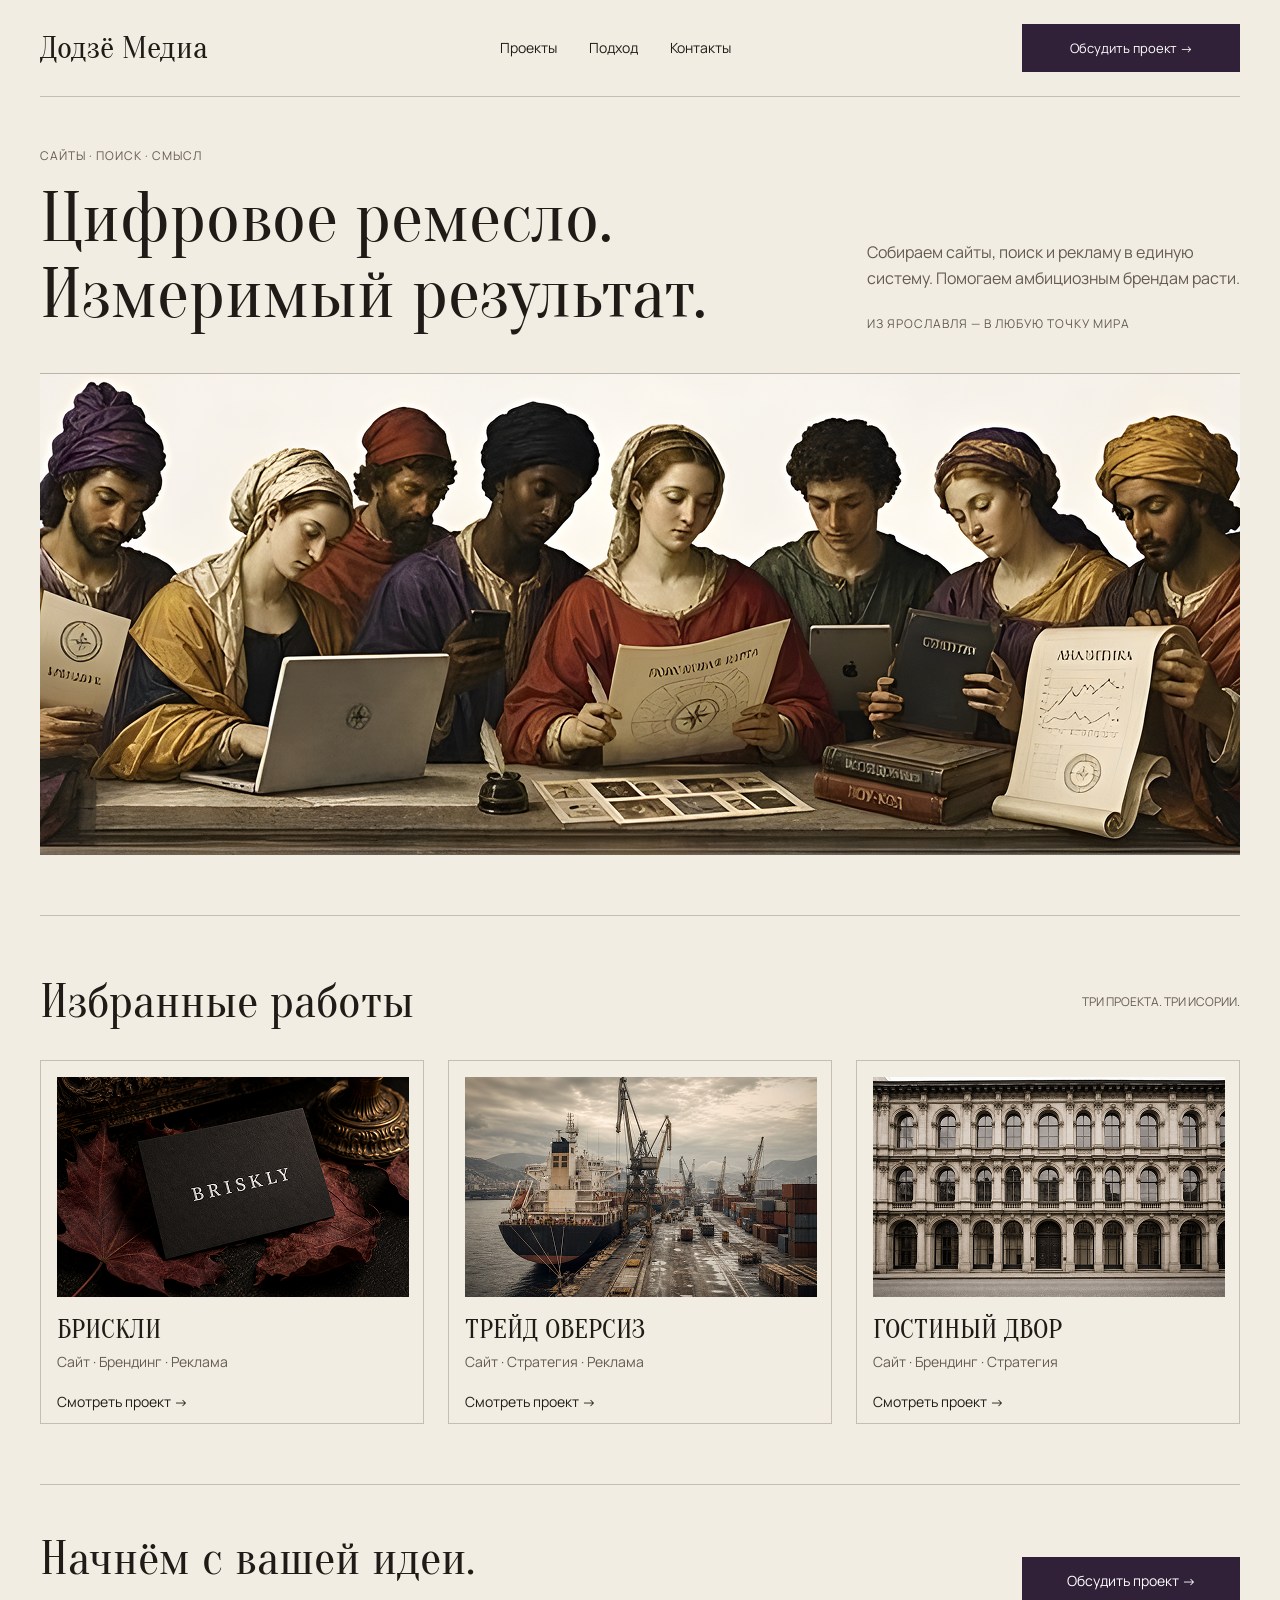
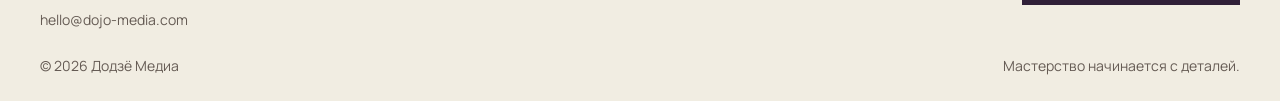
<file: index.html>
<!DOCTYPE html>
<html lang="ru">

<head>
    <meta charset="UTF-8">
    <meta name="viewport" content="width=device-width, initial-scale=1.0">

    <title>Светлый Дом</title>

    <link rel="stylesheet" href="css/style.css">
</head>

<body>

    <header class="header">
        <div class="container header__inner">
            <div class="header__top">
                <a href="index.html" class="logo">Додзё Медиа</a>
                <button class="menu-button" type="button"></button>
            </div>
            
            <nav class="navigation">
                <a href="#">Проекты</a>
                <a href="#">Подход</a>
                <a href="#">Контакты</a>

            </nav> 
            <a href="#" class="header__button">Обсудить проект →</a>
            
            <div class="mobile-menu">
                <a href="#">Проекты</a>
                <a href="#">Подход</a>
                <a href="#">Контакты</a>
                <a href="#">Обсудить проект →</a>
            </div>
        </div>
    </header>


    <main>

        
        <section class="hero"> 
            <div class="container"> 

                <div class="hero__content">

                   <div class="hero__title-block">

                        <span class="hero__label">
                            САЙТЫ · ПОИСК · СМЫСЛ
                        </span>

                        <h1 class="hero__title">  
                            Цифровое ремесло.<br>  
                            Измеримый результат.  
                        </h1>

                    </div> 
                    <div class="hero__text">
                        <p class="hero__text">  
                            Собираем сайты, поиск и рекламу в единую<br>
                            систему. Помогаем амбициозным брендам расти.
                        </p> 

                        <span class="hero__location">
                            ИЗ ЯРОСЛАВЛЯ — В ЛЮБУЮ ТОЧКУ МИРА
                        </span>

                    </div>

                </div>

                <div class="hero__image"> 
                    <img src="images/workshop.png" alt="Цифровое ремесло"> 
                </div>

            </div> 
        </section>

    


        <section class="works">
            <div class="container works__container">

                <div class="section-header">
                    <h2>Избранные работы</h2>

                    <a href="#">
                        ТРИ ПРОЕКТА. ТРИ ИСОРИИ.
                    </a>
                </div>


                <div class="works__grid">

                    <article class="work-card">

                        <div class="work-card__image">
                            <img src="images/16_10.png" alt="Брискли">
                        </div>
                        <div  class="work-card__content">
                            <h3>БРИСКЛИ</h3>

                            <p>Сайт · Брендинг · Реклама</p>

                            <a href="projects/briskli.html" class="work-card__link">
                                Смотреть проект →
                            </a>

                        </div>

                    </article>


                    <article class="work-card">

                        <div class="work-card__image">
                            <img src="images/16_10_2.png" alt="Трейд Оверсиз">
                        </div>
                        <div  class="work-card__content">
                            <h3>ТРЕЙД ОВЕРСИЗ</h3>

                            <p>Сайт · Стратегия · Реклама</p>

                            <a href="projects/trade-overseas.html" class="work-card__link">
                                Смотреть проект →
                            </a>

                        </div>

   
                    </article>


                    <article class="work-card">
                        <div class="work-card__image">
                            <img src="images/16_10_3.png" alt="3D-визуализация">
                        </div>

                        <div  class="work-card__content">
                            <h3>ГОСТИНЫЙ ДВОР</h3>

                            <p>Сайт · Брендинг · Стратегия</p>

                             <a href="projects/gostiny-dvor.html" class="work-card__link">
                                Смотреть проект →
                            </a>


                        </div>

                    </article>

                </div>

            </div>
        </section>
    
        <section class="cta">
            <div class="container cta__inner">

                <h2>Начнём с вашей идеи.</h2>

                <a href="mailto:hello@dojo-media.com" class="footer__email">
                    hello@dojo-media.com
                </a>

                <a href="#" class="cta__button">
                    Обсудить проект →
                </a>

                <div class="footer__bottom">
                    <span class="footer__copyright">
                        © 2026 Додзё Медиа
                    </span>

                    <span class="footer__slogan">
                        Мастерство начинается с деталей.
                    </span>
                </div>

            </div>
        </section>
    </main>
  
    <script src="js/script.js"></script>

</body>
</html>
</file>
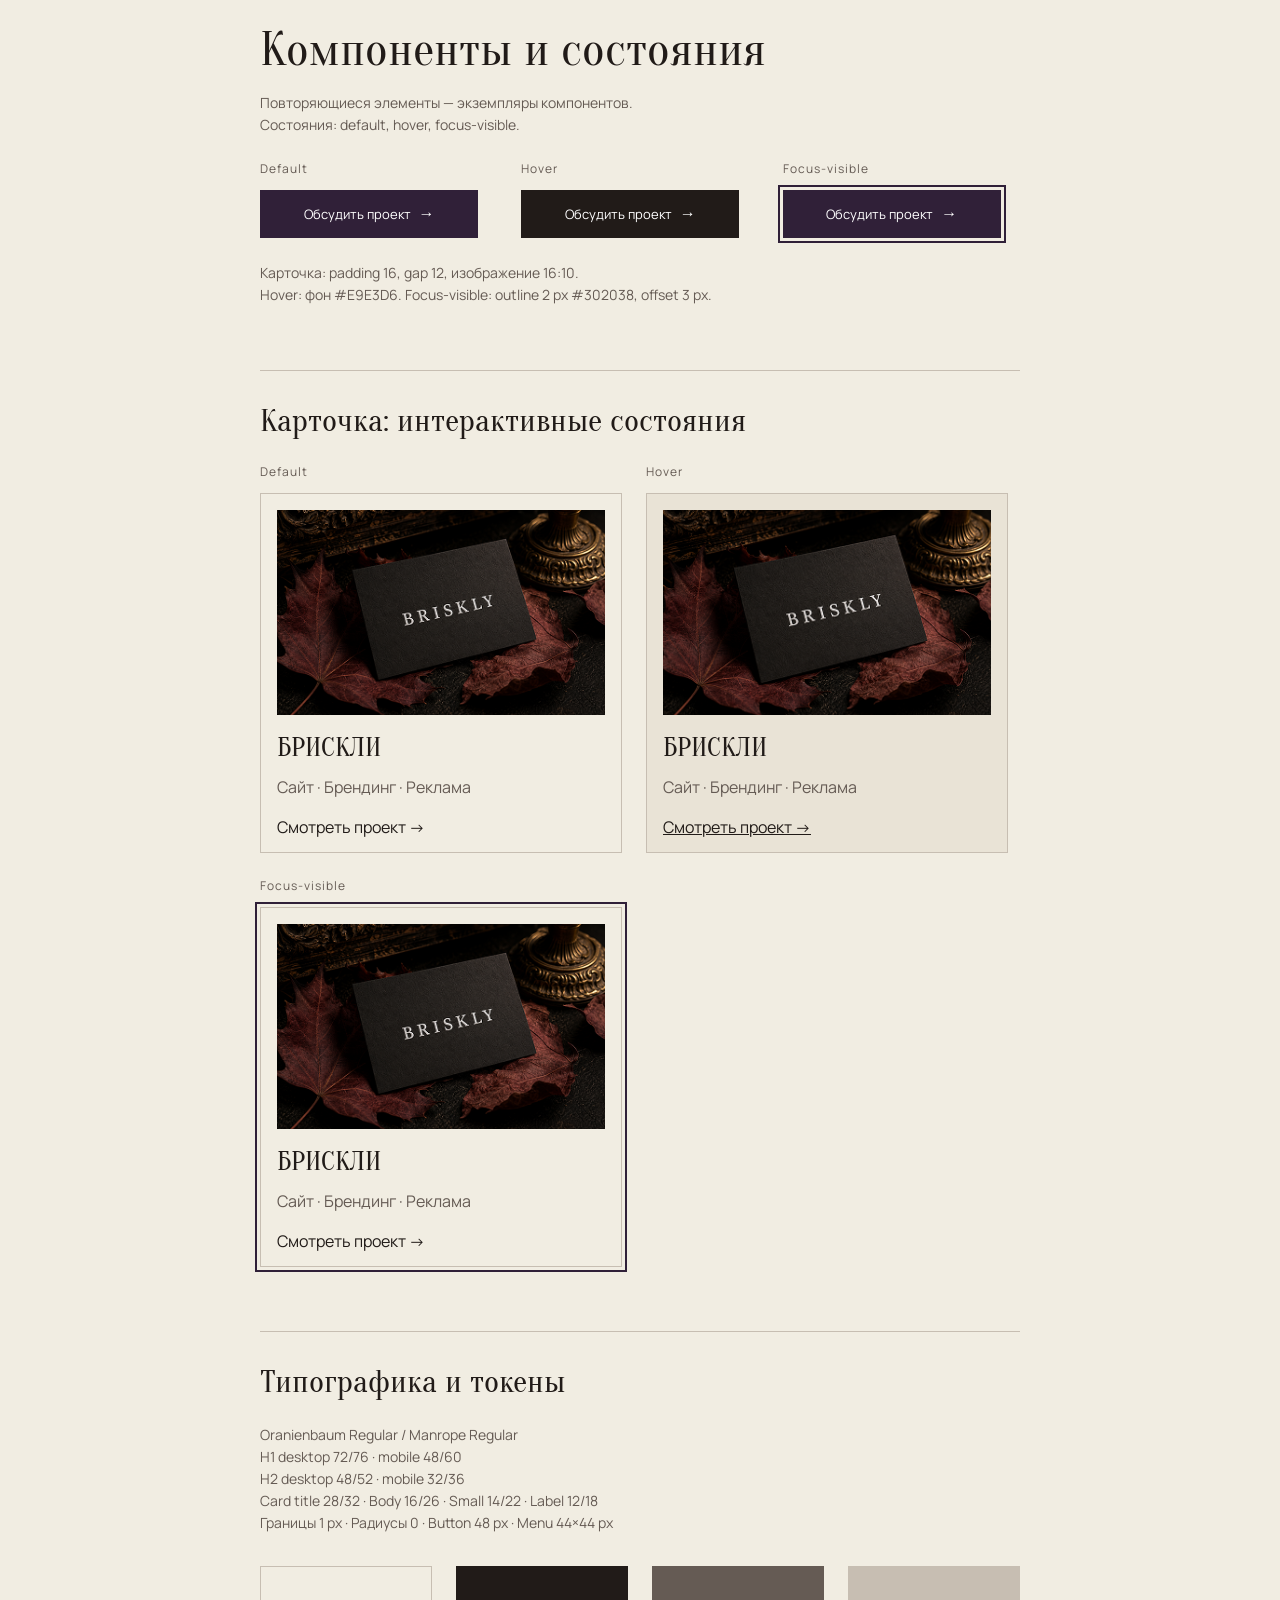
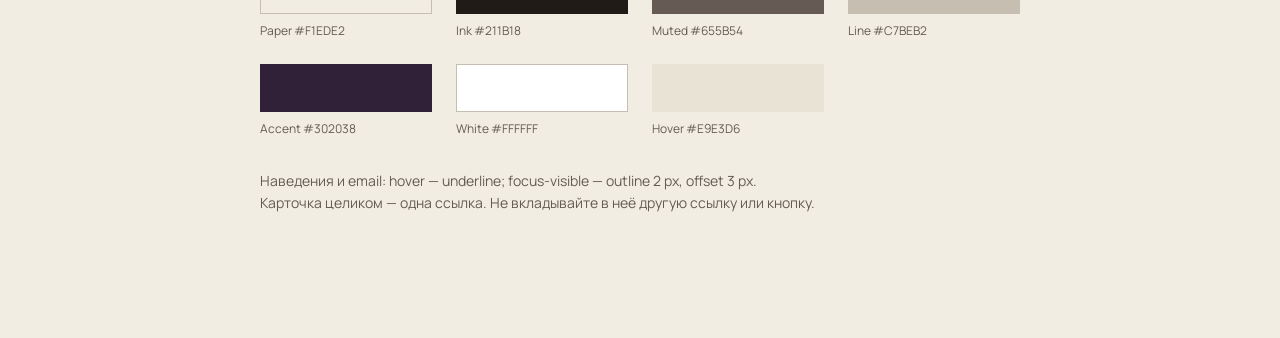
<file: components.html>
<!DOCTYPE html>
<html lang="ru">
<head>
    <meta charset="UTF-8">
    <meta name="viewport" content="width=device-width, initial-scale=1.0">
    <title>Компоненты и состояния</title>
    <link rel="stylesheet" href="css/style.css">
    <link rel="stylesheet" href="css/components.css">
</head>

<body>

    <main class="components-page">
        <div class="container">

            <!-- ЗАГОЛОВОК -->
            <section class="components-header"> 
                <h1>Компоненты и состояния</h1>
                <div class="components-header__description">
                    <p>Повторяющиеся элементы — экземпляры компонентов.</p> 
                    <p>Состояния: default, hover, focus-visible.</p> 
                </div> 
            </section>

            <!-- БЛОК 1: КНОПКИ -->
            <section class="components-section">
                <!-- Заголовки состояний -->
                <div class="components-states-labels">
                    <div class="label">Default</div>
                    <div class="label">Hover</div>
                    <div class="label">Focus-visible</div>
                </div>

                <!-- Кнопки -->
                <div class="components-buttons-grid">
                    <!-- Default -->
                    <a href="#" class="btn">Обсудить проект <span class="arrow">→</span></a>
                    
                    <!-- Hover  -->
                    <a href="#" class="btn is-hover">Обсудить проект <span class="arrow">→</span></a>
                    
                    <!-- Focus-visible  -->
                    <a href="#" class="btn is-focus">Обсудить проект <span class="arrow">→</span></a>
                </div>

                <div class="components-note">
                    <p>Карточка: padding 16, gap 12, изображение 16:10.</p>
                    <p>Hover: фон #E9E3D6. Focus-visible: outline 2 px #302038, offset 3 px.</p>
                </div>
            </section>

            <!-- БЛОК 2: КАРТОЧКА (Интерактивные состояния) -->
            <section class="components-section">
                <h2 class="section-title">Карточка: интерактивные состояния</h2>

                <!-- Сетка карточек -->
                <div class="cards-grid">
                    <!-- Default -->
                    <div class="card-wrapper">
                        <div class="label">Default</div>
                        <div class="work-card">
                            <div class="work-card__image">
                                <img src="images/16_10.png" alt="Briskly">
                            </div>
                            <div class="work-card__content">
                                <h3>БРИСКЛИ</h3>
                                <p>Сайт · Брендинг · Реклама</p>
                                <a href="#" class="work-card__link">Смотреть проект →</a>
                            </div>
                        </div>
                    </div>

                    <!-- Hover -->
                    <div class="card-wrapper">
                        <div class="label">Hover</div>
                        <div class="work-card is-hover">
                            <div class="work-card__image">
                                <img src="images/16_10.png"  alt="Briskly">
                            </div>
                            <div class="work-card__content">
                                <h3>БРИСКЛИ</h3>
                                <p>Сайт · Брендинг · Реклама</p>
                                <a href="#" class="work-card__link">Смотреть проект →</a>
                            </div>
                        </div>
                    </div>
                </div>

                <!-- Focus-visible (отдельная строка, но в той же сетке) -->
                <div class="cards-grid-focus">
                    <div class="card-wrapper">
                        <div class="label">Focus-visible</div>
                        <div class="work-card is-focus">
                            <div class="work-card__image">
                                <img src="images/16_10.png"  alt="Briskly">
                            </div>
                            <div class="work-card__content">
                                <h3>БРИСКЛИ</h3>
                                <p>Сайт · Брендинг · Реклама</p>
                                <a href="#" class="work-card__link">Смотреть проект →</a>
                            </div>
                        </div>
                    </div>
                </div>
            </section>

            <!-- БЛОК 3: ТИПОГРАФИКА И ТОКЕНЫ -->
            <section class="components-section">
                <h2 class="section-title">Типографика и токены</h2>

                <!-- Описание шрифтов -->
                <div class="typography-info">
                    <p>Oranienbaum Regular / Manrope Regular</p>
                    <p>H1 desktop 72/76 · mobile 48/60</p>
                    <p>H2 desktop 48/52 · mobile 32/36</p>
                    <p>Card title 28/32 · Body 16/26 · Small 14/22 · Label 12/18</p>
                    <p>Границы 1 px · Радиусы 0 · Button 48 px · Menu 44×44 px</p>
                </div>

                <!-- Цвета -->
                <div class="colors-grid">
                    <!-- Paper -->
                    <div class="color-item">
                        <div class="color-swatch" style="background: #F1EDE2; border: 1px solid #C7BEB2;"></div>
                        <div class="color-label">Paper #F1EDE2</div>
                    </div>
                    <!-- Ink -->
                    <div class="color-item">
                        <div class="color-swatch" style="background: #211B18;"></div>
                        <div class="color-label">Ink #211B18</div>
                    </div>
                    <!-- Muted -->
                    <div class="color-item">
                        <div class="color-swatch" style="background: #655B54;"></div>
                        <div class="color-label">Muted #655B54</div>
                    </div>
                    <!-- Line -->
                    <div class="color-item">
                        <div class="color-swatch" style="background: #C7BEB2;"></div>
                        <div class="color-label">Line #C7BEB2</div>
                    </div>
                    <!-- Accent -->
                    <div class="color-item">
                        <div class="color-swatch" style="background: #302038;"></div>
                        <div class="color-label">Accent #302038</div>
                    </div>
                    <!-- White -->
                    <div class="color-item">
                        <div class="color-swatch" style="background: #FFFFFF; border: 1px solid #C7BEB2;"></div>
                        <div class="color-label">White #FFFFFF</div>
                    </div>
                     <!-- Hover -->
                     <div class="color-item">
                        <div class="color-swatch" style="background: #E9E3D6;"></div>
                        <div class="color-label">Hover #E9E3D6</div>
                    </div>
                </div>

                <div class="components-note" style="margin-top: 32px;">
                    <p>Наведения и email: hover — underline; focus-visible — outline 2 px, offset 3 px.</p>
                    <p>Карточка целиком — одна ссылка. Не вкладывайте в неё другую ссылку или кнопку.</p>
                </div>
            </section>

        </div>
    </main>

</body>
</html>
</file>
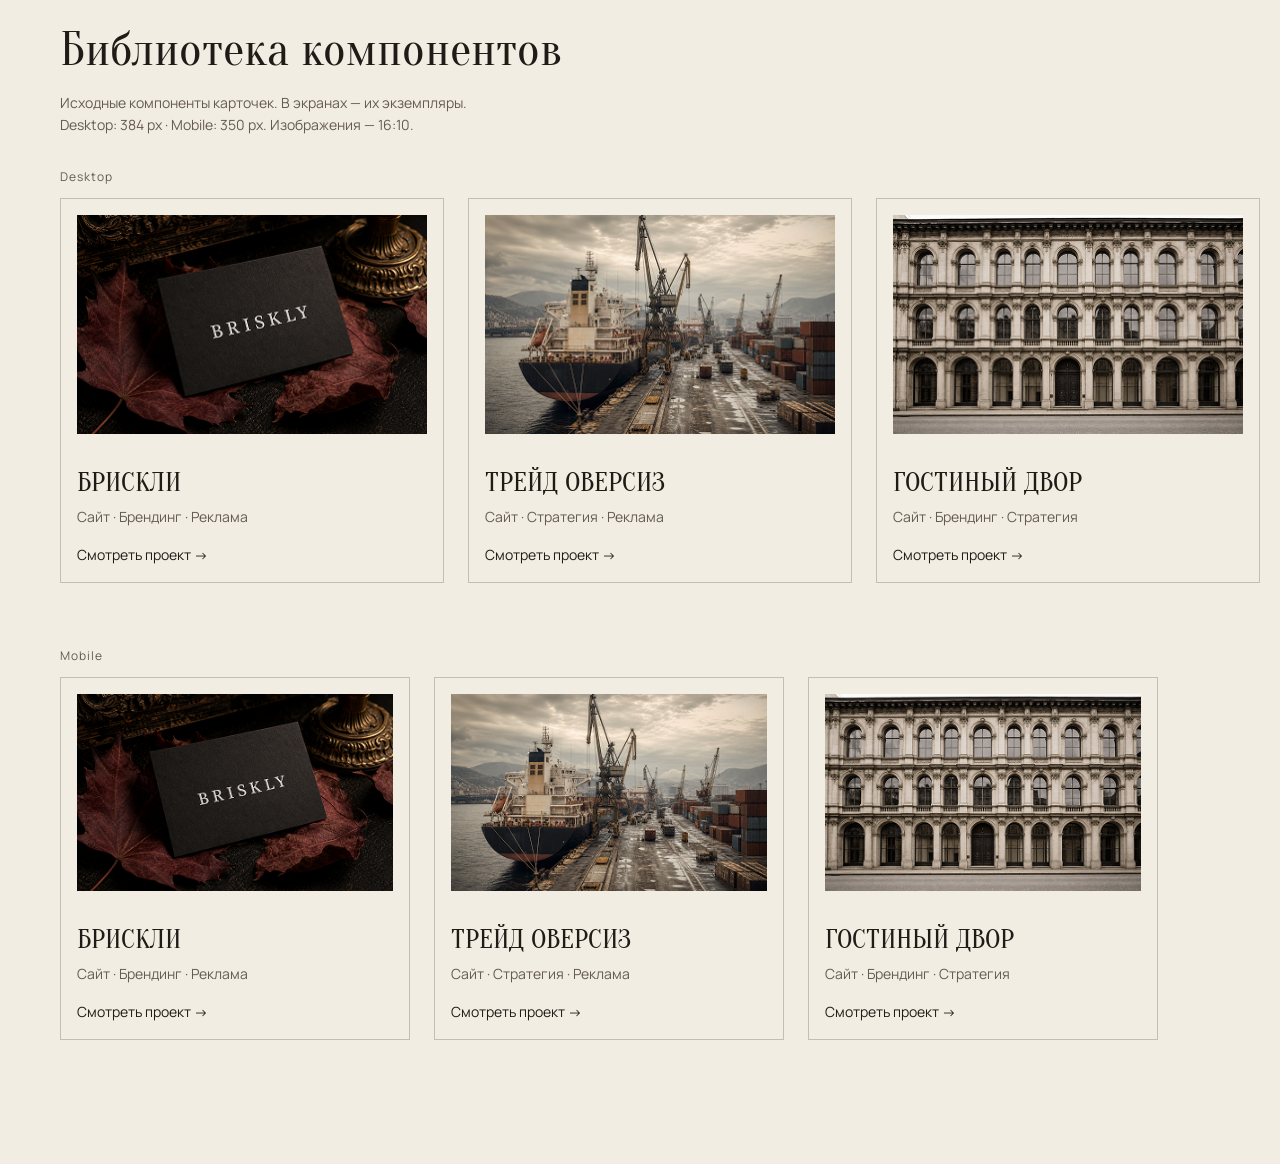
<file: library.html>
<!DOCTYPE html>
<html lang="ru">
<head>
    <meta charset="UTF-8">
    <meta name="viewport" content="width=device-width, initial-scale=1.0">
    <title>Библиотека компонентов</title>
    <link rel="stylesheet" href="css/style.css">
    <link rel="stylesheet" href="css/library.css">
</head>

<body>

    <main class="library-page">
        <div class="container">

            <!-- ЗАГОЛОВОК -->
            <section class="library-header">
                <h1>Библиотека компонентов</h1>
                <div class="library-header__description">
                    <p>Исходные компоненты карточек. В экранах — их экземпляры.</p>
                    <p>Desktop: 384 px · Mobile: 350 px. Изображения — 16:10.</p>
                </div>
            </section>

            <!-- БЛОК DESKTOP -->
            <section class="library-section">
                <div class="label">Desktop</div>
                
                <div class="library-grid library-grid--desktop">
                    <!-- Карточка 1: БРИСКЛИ -->
                    <div class="work-card">
                        <div class="work-card__image">
                            <img src="images/16_10.png" alt="Briskly">
                        </div>
                        <div class="work-card__content">
                            <h3>БРИСКЛИ</h3>
                            <p>Сайт · Брендинг · Реклама</p>
                            <a href="#" class="work-card__link">Смотреть проект →</a>
                        </div>
                    </div>

                    <!-- Карточка 2: ТРЕЙД ОВЕРСИЗ -->
                    <div class="work-card">
                        <div class="work-card__image">
                            <img src="images/16_10_2.png" alt="Trade Overseas">
                        </div>
                        <div class="work-card__content">
                            <h3>ТРЕЙД ОВЕРСИЗ</h3>
                            <p>Сайт · Стратегия · Реклама</p>
                            <a href="#" class="work-card__link">Смотреть проект →</a>
                        </div>
                    </div>

                    <!-- Карточка 3: ГОСТИНЫЙ ДВОР -->
                    <div class="work-card">
                        <div class="work-card__image">
                            <img src="images/16_10_3.png" alt="Gostiny Dvor">
                        </div>
                        <div class="work-card__content">
                            <h3>ГОСТИНЫЙ ДВОР</h3>
                            <p>Сайт · Брендинг · Стратегия</p>
                            <a href="#" class="work-card__link">Смотреть проект →</a>
                        </div>
                    </div>
                </div>
            </section>

            <!-- БЛОК MOBILE -->
            <section class="library-section">
                <div class="label">Mobile</div>
                
                <div class="library-grid library-grid--mobile">
                    <!-- Карточка 1: БРИСКЛИ -->
                    <div class="work-card">
                        <div class="work-card__image">
                            <img src="images/16_10.png" alt="Briskly">
                        </div>
                        <div class="work-card__content">
                            <h3>БРИСКЛИ</h3>
                            <p>Сайт · Брендинг · Реклама</p>
                            <a href="#" class="work-card__link">Смотреть проект →</a>
                        </div>
                    </div>

                    <!-- Карточка 2: ТРЕЙД ОВЕРСИЗ -->
                    <div class="work-card">
                        <div class="work-card__image">
                            <img src="images/16_10_2.png" alt="Trade Overseas">
                        </div>
                        <div class="work-card__content">
                            <h3>ТРЕЙД ОВЕРСИЗ</h3>
                            <p>Сайт · Стратегия · Реклама</p>
                            <a href="#" class="work-card__link">Смотреть проект →</a>
                        </div>
                    </div>

                    <!-- Карточка 3: ГОСТИНЫЙ ДВОР -->
                    <div class="work-card">
                        <div class="work-card__image">
                            <img src="images/16_10_3.png" alt="Gostiny Dvor">
                        </div>
                        <div class="work-card__content">
                            <h3>ГОСТИНЫЙ ДВОР</h3>
                            <p>Сайт · Брендинг · Стратегия</p>
                            <a href="#" class="work-card__link">Смотреть проект →</a>
                        </div>
                    </div>
                </div>
            </section>

        </div>
    </main>

</body>
</html>
</file>
<file: css/style.css>
* {
    box-sizing: border-box;
    margin: 0;
    padding: 0;
}
@font-face {
    font-family: 'Oranienbaum';
    src: url('../fonts/Oranienbaum-Regular.ttf') format('truetype');
    font-weight: 400;
    font-style: normal;
}

@font-face { 
    font-family: 'Manrope'; 
    src: url('../fonts/Manrope.ttf') format('truetype'); 
    font-weight: 400; 
    font-style: normal; 
}
body {
    background: #F1EDE2;
    color: #211B18;
    font-family: 'Manrope', sans-serif; 
}

a {
    color: inherit;
    text-decoration: none;
}

.container { 
    width: 1200px;
    max-width: calc(100% - 80px);
    margin: 0 auto; 
}


/* HEADER */

.header {
    padding: 24px 0;
    
}

.header__inner { 
    display: flex; 
    align-items: center; 
    justify-content: space-between; 
    border-bottom: 1px solid #C7BEB2;
    padding-bottom: 24px;
}
.header__top {
    display: flex;
    align-items: center;
    gap: 32px; /* Отступ между лого и навигацией, если нужно */
}

.logo {
    font-size: 32px;
    line-height: 36px;
    letter-spacing: 0px; 
    font-family: 'Oranienbaum', Georgia, serif;
}

.navigation {
    display: flex;
    gap: 32px;
    font-family: 'Manrope', sans-serif; 
    font-size: 14px;
    line-height: 22px;
    letter-spacing: 0px; 
}

.header__button { 
    width: 218px;
    height: 48px;

    display: flex;
    align-items: center;
    justify-content: center;

    background: #302038; 
    color: #ffffff; 

    font-family: 'Manrope', sans-serif; 
    font-size: 13px; 
}


/* HERO */

.hero {
    padding: 26px 0 60px;
}

.hero__content {
    display: flex;
    justify-content: space-between;
    align-items: flex-end;
    gap: 40px;
    margin-bottom: 40px;
}
.hero__title-block {
    display: flex;
    flex-direction: column;
}

.hero__label {
    margin-bottom: 16px;
    font-family: 'Manrope', sans-serif;
    font-size: 12px;
    line-height: 18px;
    letter-spacing: 1px;
    color: #655B54;
}

.hero__title { 
    max-width: 800px; 
    font-size: 72px; 
    line-height: 76px; 
    letter-spacing: 0px; 
    font-weight: 400; 
    font-family: 'Oranienbaum', Georgia, serif; 
}

.hero__text {
    max-width: 430px;
    font-family: 'Manrope', sans-serif; 
    font-size: 16px;
    line-height: 26px;
    letter-spacing: 0px;
    color: #655B54;
}
.hero__text p {
    margin: 0;
}

.hero__location {
    display: block;
    margin-top: 24px;

    font-family: 'Manrope', sans-serif; 
    font-size: 12px;
    line-height: 18px;
    letter-spacing: 1px;
}

.hero__image { 
    width: 100%; 
    padding-bottom: 60px;
    border-bottom: 1px solid #C7BEB2;
}

.hero__image img {
    display: block;
    width: 100%;
    height: auto;
}


/* WORKS */

.works { 
    padding-top: 0px;
}
.works__container {
    border-bottom: 1px solid #C7BEB2;
    padding-bottom: 60px;
}
.section-header {  
    display: flex;  
    justify-content: space-between;  
    align-items: center;  
    margin-bottom: 32px; 
}

.section-header h2 {
    font-size: 48px;
    line-height: 52px;
    font-weight: 400;
    font-family: 'Oranienbaum', Georgia, serif;
}

.section-header a {
    font-family: 'Manrope', sans-serif; 
    font-size: 12px;
    line-height: 18px;
    color: #655B54;
}

.works__grid { 
    display: grid; 
    grid-template-columns: repeat(3, 384px); 
    gap: 24px; 
}

/* КАРТОЧКА */
.work-card { 
    width: 384px; 
    height: 364px; 
    padding: 16px; 
    background: #F1EDE2;
    border: 1px solid #C7BEB2;
    transition: transform 0.3s ease, box-shadow 0.3s ease; 
}
/* ИЗОБРАЖЕНИЕ */
.work-card__image { 
    width: 352px; 
    height: 220px; 
    overflow: hidden; 
    background: #d8d1c4; 
}

.work-card__image img { 
    width: 100%; 
    height: 100%; 
    display: block;   
    object-fit: cover; 
    transition: transform 0.4s ease;
}

/* ТЕКСТ */

.work-card__content { 
    padding-top: 16px; 
}

.work-card h3 { 
    font-size: 28px;
    line-height: 32px;
    letter-spacing: 0px;
    font-weight: 400; 
    font-family: 'Oranienbaum', Georgia, serif; 
}

.work-card p { 
    margin-top: 6px; 
    font-family: 'Manrope', sans-serif; 
    font-size: 14px;  
    line-height: 22px; 
    color: #655B54; 
}

/* ССЫЛКА */

.work-card__link { 
    display: inline-block; 
    margin-top: 18px; 
    font-family: 'Manrope', sans-serif;  
    font-size: 14px;  
    line-height: 22px; 
    color: #211B18; 
    transition: opacity 0.2s ease; 
}


/* =========================
   CTA + FOOTER — DESKTOP
   ========================= */

.cta {
    padding: 48px 0 24px;
}

.cta__inner {
    position: relative;
}

.cta h2 {
    font-family: 'Oranienbaum', Georgia, serif;
    font-size: 48px;
    line-height: 52px;
    font-weight: 400;
}

/* ПОЧТА — под заголовком */
.footer__email {
    display: block;
    margin-top: 24px;
    font-family: 'Manrope', sans-serif;
    font-size: 14px;  
    line-height: 22px;
    color: #655B54; 
}

/* КНОПКА — справа */
.cta__button {
    position: absolute;
    top: 24px;
    right: 0;

    width: 218px;
    height: 48px;

    display: flex;
    align-items: center;
    justify-content: center;

    background: #302038;
    color: #ffffff;

    font-family: 'Manrope', sans-serif;
    font-size: 14px;  
    line-height: 20px;
}

/* НИЖНЯЯ ЧАСТЬ */
.footer__bottom {
    display: flex;
    justify-content: space-between;
    align-items: center;

    margin-top: 24px;
}

.footer__copyright,
.footer__slogan {
    font-family: 'Manrope', sans-serif;
    font-size: 14px;  
    line-height: 22px;
    color: #655B54; 
}
/* =========================
   MOBILE
   ========================= */

.menu-button {
    display: none;
}
.mobile-menu {
    display: none;
}
@media (max-width: 768px) {

   .container {
        width: 350px;
        max-width: calc(100% - 32px);
        margin: 0 auto;
    }

    /* HEADER */

    .header {
        padding: 16px 0;
    }

    .header__inner {
        padding-bottom: 24px;
        position: relative;
        border-bottom: 1.4px solid #C7BEB2;
        display: block;
    }
    .header__top {
        display: flex;
        justify-content: space-between;
        align-items: center;
        width: 100%;
        margin-bottom: 0; 
    }

    .logo {
        font-size: 28px;
        line-height: 32px;
    }

    .navigation {
        display: none;
    }

    .header__button {
        display: none;
    }
    .menu-button {
        display: flex;
        
        width: 40px;
        height: 40px;
        align-items: center;
        justify-content: center;

        border: 1px solid #C7BEB2;
        background: transparent;
        padding: 0;
        cursor: pointer;

        position: relative;
        transition: background-color 0.3s ease;
    }

    .menu-button::before,
    .menu-button::after {
        content: "";
        position: absolute;
        width: 16px;
        height: 1px;
        background: #211B18;
        transition: transform 0.3s ease, opacity 0.3s ease;
        top: 50%;
        left: 50%;
        transform-origin: center;
    }
    .menu-button::before {
        transform: translate(-50%, -50%) translateY(-3px);
    }

    .menu-button::after {
        transform: translate(-50%, -50%) translateY(3px);
    }

    .menu-button.is-active::before {
        transform: translate(-50%, -50%) rotate(45deg);
    }

    .menu-button.is-active::after {
        transform: translate(-50%, -50%) rotate(-45deg);
    }
    /* Выпадающее меню */
    .mobile-menu {
        display: none;
        width: 100%;
        margin-top: 16px;
        background: #F1EDE2;
        border-bottom: 1px solid #C7BEB2;
        padding: 0;
        z-index: 10;
        position: static;
        clear: both;
    }

    /* Ссылки в меню */
    .mobile-menu a {
        display: block;
        padding: 16px 0;
        font-family: 'Manrope', sans-serif;
        font-size: 14px;
        line-height: 22px;
        color: #211B18;
        text-decoration: none;
        background-color: #E9E3D6;
        border-bottom: 1px solid #C7BEB2;
        text-align: center;
        transition: background-color 0.2s ease, color 0.2s ease;
    }
    .mobile-menu a:last-child {
        border-bottom: none;
    }

    .mobile-menu a:hover {
        background: #302038;
        color: #ffffff;
    }

    /* Кнопка "Обсудить проект" в меню (последняя ссылка) */
    .mobile-menu a[href="#"]:last-child {
        background-color: #302038;
        color: #ffffff;
        margin-top: 8px;
    }
    
    .mobile-menu a[href="#"]:last-child:hover {
        background-color: #211B18;
    }

    .mobile-menu.is-open {
        display: block;
    }

    /* HERO */

    .hero {
        padding: 14px 0 36px;
    }

    .hero__content {
        display: block;
        margin-bottom: 16px;
    }

    .hero__label {
        margin-bottom: 24px;
        font-size: 12px;
        line-height: 18px;
    }

    .hero__title {
        max-width: none;
        font-size: 48px;
        line-height: 52px;
    }

    .hero__text {
        max-width: none;
        margin-top: 24px;
        font-size: 16px;
        line-height: 26px;
    }

    .hero__text p {
        margin: 0;
    }

    .hero__location {
        margin-top: 16px;
        font-size: 12px;
        line-height: 18px;
    }

    .hero__image { 
        width: 100%; 
        height: auto; 
        padding-bottom: 36px; 
        border-bottom: 1.4px solid #C7BEB2; 
    }   

    .hero__image img {
        width: 350px;
        height: 210px;
        display: block;
        object-fit: cover;
    }

    /* WORKS */

    .works {
        padding-top: 0;
    }
    .works__container {
        padding-bottom: 36px;
        border-bottom: 1.4px solid #C7BEB2;
    }

    .section-header {
        display: block;
        margin-bottom: 24px;
    }

    .section-header h2 {
        font-size: 32px;
        line-height: 36px;
        letter-spacing: 0;
    }

    .section-header a {
        display: block;
        margin-top: 12px;
        font-size: 12px;
        line-height: 18px;
    }

    .works__grid {
        display: flex;
        flex-direction: column;
        gap: 16px;
   
    }
    .work-card {
        width: 100%; 
        height: 342.75px;
        padding: 16px;
        
    }

    .work-card__image {
        width: 100%; 
        height: 198.75px;
        overflow: hidden;
    }
    .work-card__image img {
        width: 100%;
        height: 100%;
        display: block;
        object-fit: cover;
    }
    .work-card p {
        font-size: 14px;
        line-height: 22px;
    }

    .work-card__link {
        font-size: 14px;
        line-height: 22px;
    }
    /* CTA */

    .cta {
        padding: 24px 0 24px;
    }

    .cta__inner {
        display: block;
    }

    .cta h2 {
        font-size: 32px;
        line-height: 36px;
        letter-spacing: 0;
    }

    .footer__email {
        display: block;
        margin-top: 16px;
        font-size: 14px;
        line-height: 22px;
        color: #655B54;
    }

    .cta__button {
        position: static;
        width: 100%;
        height: 48px;
        margin-top: 2px;

        display: flex;
        align-items: center;
        justify-content: center;

        font-size: 14px;
        line-height: 20px;
    }

    .footer__bottom {
        display: flex;
        flex-direction: column;
        align-items: flex-start;
        margin-top: 28px;
        gap: 2px;
    }

    .footer__copyright,
    .footer__slogan {
        font-size: 14px;
        line-height: 22px;
        color: #655B54;
    }
}
</file>
<file: css/components.css>
/* components.css */

/* =========================
   БАЗОВЫЕ НАСТРОЙКИ СТРАНИЦЫ
   ========================= */
.components-page {
    padding: 24px 0 60px;
    background-color: #F1EDE2;
}

/* Ограничение ширины контейнера для этой страницы (по макету ~800px) */
.components-page .container {
    width: 100%;
    max-width: 800px;
    margin: 0 auto;
    padding: 0 20px;
}

/* =========================
   ЗАГОЛОВОК
   ========================= */
.components-header {
    padding-bottom: 24px;
}

.components-header h1 {
    font-family: 'Oranienbaum', Georgia, serif;
    font-size: 48px;
    line-height: 52px;
    font-weight: 400;
    color: #211B18;
    margin: 0;
}

.components-header__description {
    margin-top: 16px;
    font-family: 'Manrope', sans-serif;
    font-size: 14px;
    line-height: 22px;
    color: #655B54;
}

.components-header__description p {
    margin: 0;
}

/* =========================
   ОБЩИЕ СТИЛИ СЕКЦИЙ
   ========================= */
.components-section {
    margin-bottom: 64px;
    border-top: 1px solid #C7BEB2;
    padding-top: 32px;
}

.components-header + .components-section {
    border-top: none;
    padding-top: 0;
}

.section-title {
    font-family: 'Oranienbaum', Georgia, serif;
    font-size: 32px;
    line-height: 36px;
    font-weight: 400;
    color: #211B18;
    margin-bottom: 24px;
}

/* Метки состояний */
.label {
    font-family: 'Manrope', sans-serif;
    font-size: 12px;
    line-height: 18px;
    letter-spacing: 1px;
    color: #655B54;
    text-transform: none;
    margin-bottom: 12px;
}

/* =========================
   БЛОК 1: КНОПКИ
   ========================= */
.components-states-labels {
    display: grid;
    grid-template-columns: repeat(3, 1fr);
    gap: 24px;
    margin-bottom: 0;
}

.components-buttons-grid {
    display: grid;
    grid-template-columns: repeat(3, 1fr);
    gap: 24px;
    align-items: start;
}

/* Стиль кнопки */
.btn {
    display: inline-flex;
    align-items: center;
    justify-content: center;
    width: 218px; 
    height: 48px;
    background: #302038;
    color: #FFFFFF;
    font-family: 'Manrope', sans-serif;
    font-size: 13px;
    line-height: 20px;
    text-decoration: none;
    padding: 0 16px;
    transition: background-color 0.2s ease, outline 0.2s ease;
    gap: 8px;
    box-sizing: border-box;
}

.btn .arrow {
    font-family: sans-serif;
    font-size: 16px;
    line-height: 1;
}

/* Состояние Hover */
.btn.is-hover {
    background: #211B18;
    color: #FFFFFF;
}

/* Состояние Focus-visible */
.btn.is-focus {
    outline: 2px solid #302038;
    outline-offset: 3px;
}

/* Текст примечания*/
.components-note {
    margin-top: 24px;
    font-family: 'Manrope', sans-serif;
    font-size: 14px;
    line-height: 22px;
    color: #655B54;
}
.components-note p {
    margin: 0;
}

/* =========================
   БЛОК 2: КАРТОЧКИ
   ========================= */
/* Сетка для карточек */
.cards-grid {
    display: grid;
    grid-template-columns: repeat(2, 362px);
    gap: 24px; 
    margin-bottom: 24px;
    justify-content: start;
}

.cards-grid-focus {
    display: grid;
    grid-template-columns: 362px;
    gap: 24px;
    justify-content: start; 
}

/* Обертка карточки */
.card-wrapper {
    display: flex;
    flex-direction: column;
    width: 362px; 
}

/* Сама карточка */
.work-card {
    width: 100%; 
    height: 360px; 

    padding: 16px;
    background: #F1EDE2;

    border: 1px solid #C7BEB2;
    display: flex;
    flex-direction: column;
    transition: background-color 0.3s ease, outline 0.3s ease;
}

/* Картинка */
.work-card__image {
    width: 100%; 
    height: auto; 
    aspect-ratio: 16 / 10; 
    flex-shrink: 0;
    overflow: hidden;
    background: #d8d1c4;
    margin-bottom: 16px;
}

.work-card__image img { 
    width: 100%; 
    height: 100%; 
    display: block; 
    object-fit: cover; 
    transition: transform 0.4s ease; 
}

/* Контент */
.work-card__content {
    display: flex;
    flex-direction: column;
    flex-grow: 1;
    padding-top: 0;
}


.work-card h3 {
    font-family: 'Oranienbaum', Georgia, serif;
    font-size: 28px;
    line-height: 32px;
    font-weight: 400;
    margin: 0 0 12px 0;
    color: #211B18;
    margin-bottom: 12px;
}

.work-card p {
    font-family: 'Manrope', sans-serif;
    font-size: 16px;
    line-height: 24px;
    color: #655B54;
    margin: 0 0 24px 0;
    margin-bottom: 16px;
}

.work-card__link {
    margin-top: auto; 
    font-family: 'Manrope', sans-serif;
    font-size: 16px;
    line-height: 24px;
    color: #211B18;
    text-decoration: none;
    display: inline-flex;
    align-items: center;
    gap: 4px;
}



/* Состояния карточки */
.work-card.is-hover {
    background-color: #E9E3D6;
}
.work-card.is-hover .work-card__image img {
    transform: scale(1.05);
}
.work-card.is-hover .work-card__link {
    text-decoration: underline;
}

.work-card.is-focus {
    outline: 2px solid #302038;
    outline-offset: 3px;
}

/* =========================
   БЛОК 3: ТИПОГРАФИКА И ТОКЕНЫ
   ========================= */
.typography-info {
    font-family: 'Manrope', sans-serif;
    font-size: 14px;
    line-height: 22px;
    color: #655B54;
    margin-bottom: 32px;
}
.typography-info p {
    margin: 0;
}

/* Сетка цветов */
.colors-grid {
    display: grid;
    grid-template-columns: repeat(4, 1fr);
    gap: 24px;
    margin-bottom: 24px;
}

.color-item {
    display: flex;
    flex-direction: column;
    gap: 8px;
}

.color-swatch {
    width: 100%;
    height: 48px;
    border-radius: 0;
}

.color-label {
    font-family: 'Manrope', sans-serif;
    font-size: 12px;
    line-height: 18px;
    color: #655B54;
}

/* =========================
   АДАПТИВНОСТЬ (Mobile)
   ========================= */
@media (max-width: 768px) {
    .components-page .container {
        padding: 0 16px;
    }

    .components-header h1 {
        font-size: 32px;
        line-height: 36px;
    }

    .section-title {
        font-size: 24px;
        line-height: 28px;
    }

    /* Сетки становятся одноколоночными */
    .components-states-labels,
    .components-buttons-grid,
    .cards-grid,
    .cards-grid-focus,
    .colors-grid {
        grid-template-columns: 1fr;
    }

    .components-states-labels {
        display: none;
    }

    .components-buttons-grid {
        gap: 32px;
    }
    
    .btn {
        max-width: 100%;
    }

    .card-wrapper.empty {
        display: none;
    }
    
    .work-card {
        height: auto; 
        min-height: 380px;
    }
    
    .card-wrapper {
        max-width: 100%;
    }
}
</file>
<file: css/library.css>
/* library.css */

/* =========================
   БАЗОВЫЕ НАСТРОЙКИ СТРАНИЦЫ
   ========================= */
.library-page {
    padding: 24px 0 60px;
    background-color: #F1EDE2;
}

.library-page .container {
    width: 100%;
    max-width: 1200px; 
    margin: 0 auto;
    padding: 0 20px;
}

/* =========================
   ЗАГОЛОВОК
   ========================= */
.library-header {
    padding-bottom: 32px;
}

.library-header h1 {
    font-family: 'Oranienbaum', Georgia, serif;
    font-size: 48px;
    line-height: 52px;
    font-weight: 400;
    color: #211B18;
    margin: 0 0 16px 0;
}

.library-header__description {
    font-family: 'Manrope', sans-serif;
    font-size: 14px;
    line-height: 22px;
    color: #655B54;
}

.library-header__description p {
    margin: 0;
}

/* =========================
   ОБЩИЕ СТИЛИ СЕКЦИЙ
   ========================= */
.library-section {
    margin-bottom: 64px;
}

.library-section .label {
    font-family: 'Manrope', sans-serif;
    font-size: 12px;
    line-height: 18px;
    letter-spacing: 1px;
    color: #655B54;
    margin-bottom: 12px;
}

/* =========================
   СЕТКА КАРТОЧЕК (DESKTOP)
   ========================= */
.library-grid--desktop {
    display: grid;
    grid-template-columns: repeat(3, 384px);
    gap: 24px;
    justify-content: start;
}

/* =========================
   СЕТКА КАРТОЧЕК (MOBILE)
   ========================= */
.library-grid--mobile {
    display: grid;
    grid-template-columns: repeat(3, 350px);
    gap: 24px;
    justify-content: start;
}

/* =========================
   СТИЛИ КАРТОЧКИ
   ========================= */
.work-card {
    width: 100%; 
    height: auto; 
    padding: 16px;
    background: #F1EDE2;
    border: 1px solid #C7BEB2;
    display: flex;
    flex-direction: column;
    transition: background-color 0.3s ease, outline 0.3s ease;
}

/* Картинка */
.work-card__image {
    width: 100%;
    aspect-ratio: 16 / 10; 
    height: auto;
    overflow: hidden;
    background: #d8d1c4;
    margin-bottom: 16px;
    flex-shrink: 0;
}

.work-card__image img {
    width: 100%;
    height: 100%;
    display: block;
    object-fit: cover;
    transition: transform 0.4s ease;
}

/* Контент */
.work-card__content {
    display: flex;
    flex-direction: column;
    flex-grow: 1;
}

/* Заголовок */
.work-card h3 {
    font-family: 'Oranienbaum', Georgia, serif;
    font-size: 28px;
    line-height: 32px;
    font-weight: 400;
    margin: 0 0 8px 0;
    color: #211B18;
}

/* Подзаголовок */
.work-card p {
    font-family: 'Manrope', sans-serif;
    font-size: 14px;
    line-height: 22px;
    color: #655B54;
    margin: 0 0 16px 0;
}

/* Ссылка */
.work-card__link {
    margin-top: auto; 
    font-family: 'Manrope', sans-serif;
    font-size: 14px;
    line-height: 22px;
    color: #211B18;
    text-decoration: none;
    display: inline-flex;
    align-items: center;
    gap: 4px;
}

/* =========================
   АДАПТИВНОСТЬ (Mobile)
   ========================= */
@media (max-width: 768px) {
    .library-page .container {
        padding: 0 16px;
    }

    .library-header h1 {
        font-size: 32px;
        line-height: 36px;
    }

    /* Сетки становятся одноколоночными */
    .library-grid--desktop,
    .library-grid--mobile {
        grid-template-columns: 1fr;
        gap: 16px;
    }

    /* Карточки растягиваются на всю ширину */
    .work-card {
        width: 100%;
        height: auto;
    }
}
</file>
